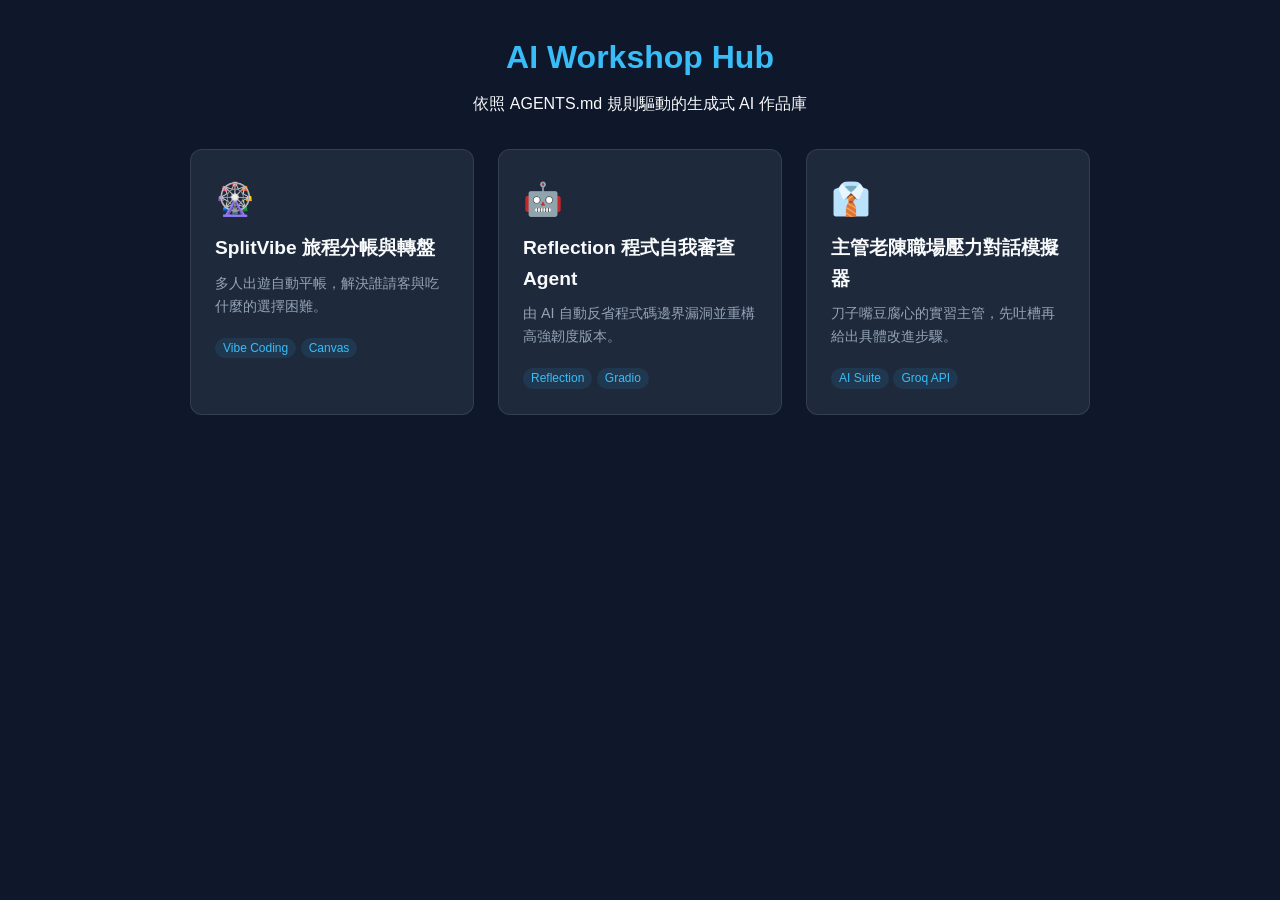
<file: index.html>
<!DOCTYPE html>
<html lang="zh-TW">
<head>
  <meta charset="UTF-8">
  <meta name="viewport" content="width=device-width, initial-scale=1.0">
  <title>AI Workshop Hub</title>
  <link rel="stylesheet" href="css/style.css">
</head>
<body>
  <div class="container">
    <header>
      <h1>AI Workshop Hub</h1>
      <p>依照 AGENTS.md 規則驅動的生成式 AI 作品庫</p>
    </header>

    <main id="project-grid" class="grid"></main>
  </div>

  <script>
    // 解決本機 file:/// 無法讀取 json 的限制，直接將專案資料內建於此
    const projects = [
      {
        "id": "split-vibe",
        "title": "SplitVibe 旅程分帳與轉盤",
        "category": "Web App",
        "summary": "多人出遊自動平帳，解決誰請客與吃什麼的選擇困難。",
        "tags": ["Vibe Coding", "Canvas"],
        "link": "pages/split-vibe.html",
        "icon": "🎡"
      },
      {
        "id": "code-review",
        "title": "Reflection 程式自我審查 Agent",
        "category": "AI Agent",
        "summary": "由 AI 自動反省程式碼邊界漏洞並重構高強韌度版本。",
        "tags": ["Reflection", "Gradio"],
        "link": "pages/template.html",
        "icon": "🤖"
      },
      {
        "id": "custom-boss",
        "title": "主管老陳職場壓力對話模擬器",
        "category": "LLM App",
        "summary": "刀子嘴豆腐心的實習主管，先吐槽再給出具體改進步驟。",
        "tags": ["AI Suite", "Groq API"],
        "link": "pages/template.html",
        "icon": "👔"
      }
    ];

    // 動態繪製卡片
    const grid = document.getElementById('project-grid');
    grid.innerHTML = projects.map(item => `
      <a href="${item.link}" class="card">
        <div class="card-icon">${item.icon}</div>
        <div class="card-title">${item.title}</div>
        <div class="card-desc">${item.summary}</div>
        <div class="card-tags">
          ${item.tags.map(t => `<span class="tag">${t}</span>`).join(' ')}
        </div>
      </a>
    `).join('');
  </script>
</body>
</html>
</file>
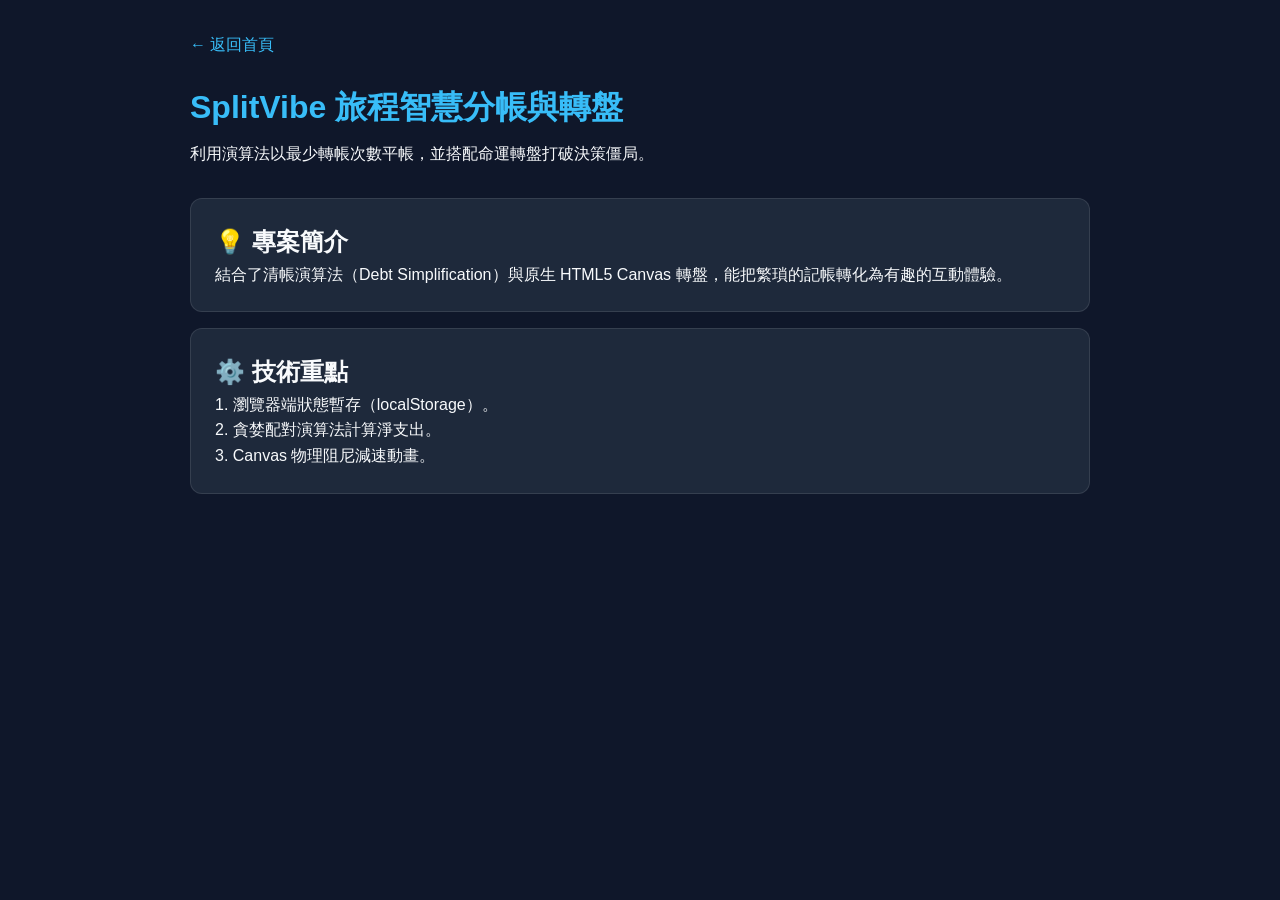
<file: pages/split-vibe.html>
<!DOCTYPE html>
<html lang="zh-TW">
<head>
  <meta charset="UTF-8">
  <title>SplitVibe 分帳與轉盤</title>
  <link rel="stylesheet" href="../css/style.css">
</head>
<body>
  <div class="container">
    <a href="../index.html" class="btn-back">← 返回首頁</a>
    <header style="text-align: left;">
      <h1>SplitVibe 旅程智慧分帳與轉盤</h1>
      <p>利用演算法以最少轉帳次數平帳，並搭配命運轉盤打破決策僵局。</p>
    </header>
    <div class="box">
      <h2>💡 專案簡介</h2>
      <p>結合了清帳演算法（Debt Simplification）與原生 HTML5 Canvas 轉盤，能把繁瑣的記帳轉化為有趣的互動體驗。</p>
    </div>
    <div class="box">
      <h2>⚙️ 技術重點</h2>
      <p>1. 瀏覽器端狀態暫存（localStorage）。</p>
      <p>2. 貪婪配對演算法計算淨支出。</p>
      <p>3. Canvas 物理阻尼減速動畫。</p>
    </div>
  </div>
</body>
</html>
</file>
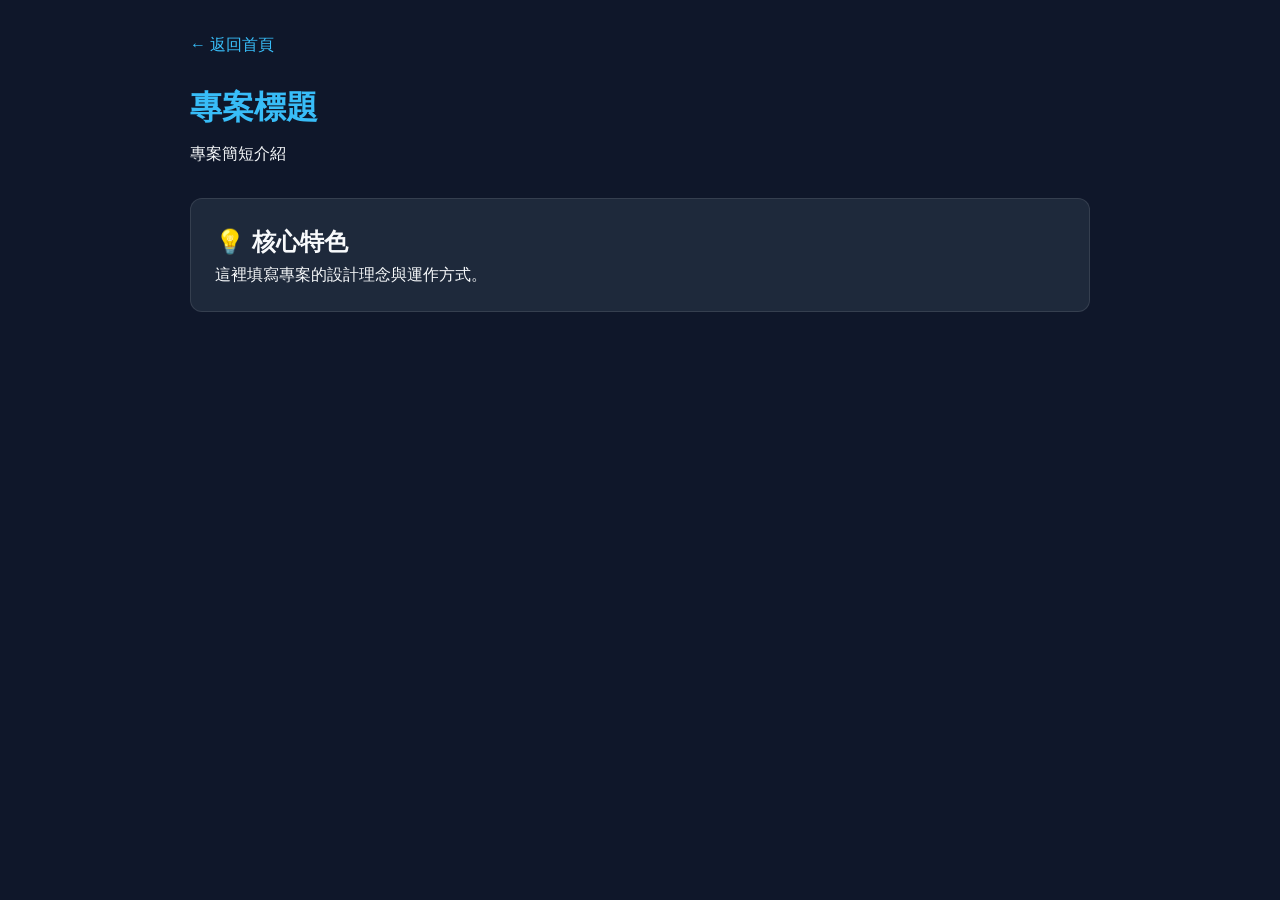
<file: pages/template.html>
<!DOCTYPE html>
<html lang="zh-TW">
<head>
  <meta charset="UTF-8">
  <title>專案展示模板</title>
  <link rel="stylesheet" href="../css/style.css">
</head>
<body>
  <div class="container">
    <a href="../index.html" class="btn-back">← 返回首頁</a>
    <header style="text-align: left;">
      <h1>專案標題</h1>
      <p>專案簡短介紹</p>
    </header>
    <div class="box">
      <h2>💡 核心特色</h2>
      <p>這裡填寫專案的設計理念與運作方式。</p>
    </div>
  </div>
</body>
</html>
</file>
<file: css/style.css>
:root {
  --bg: #0f172a;
  --surface: #1e293b;
  --text: #f8fafc;
  --muted: #94a3b8;
  --accent: #38bdf8;
  --border: rgba(255, 255, 255, 0.1);
}
* { box-sizing: border-box; margin: 0; padding: 0; }
body { font-family: sans-serif; background: var(--bg); color: var(--text); line-height: 1.6; padding: 2rem; }
.container { max-width: 900px; margin: 0 auto; }
header { text-align: center; margin-bottom: 2rem; }
h1 { color: var(--accent); margin-bottom: 0.5rem; }
.grid { display: grid; grid-template-columns: repeat(auto-fill, minmax(260px, 1fr)); gap: 1.5rem; }
.card { background: var(--surface); border: 1px solid var(--border); border-radius: 12px; padding: 1.5rem; text-decoration: none; color: inherit; display: block; }
.card:hover { border-color: var(--accent); }
.card-icon { font-size: 2rem; margin-bottom: 0.5rem; }
.card-title { font-size: 1.2rem; font-weight: bold; margin-bottom: 0.5rem; }
.card-desc { font-size: 0.9rem; color: var(--muted); margin-bottom: 1rem; }
.tag { background: rgba(56, 189, 248, 0.1); color: var(--accent); font-size: 0.75rem; padding: 0.2rem 0.5rem; border-radius: 99px; }
.btn-back { color: var(--accent); text-decoration: none; display: inline-block; margin-bottom: 1.5rem; }
.box { background: var(--surface); border: 1px solid var(--border); border-radius: 12px; padding: 1.5rem; margin-bottom: 1rem; }
</file>
